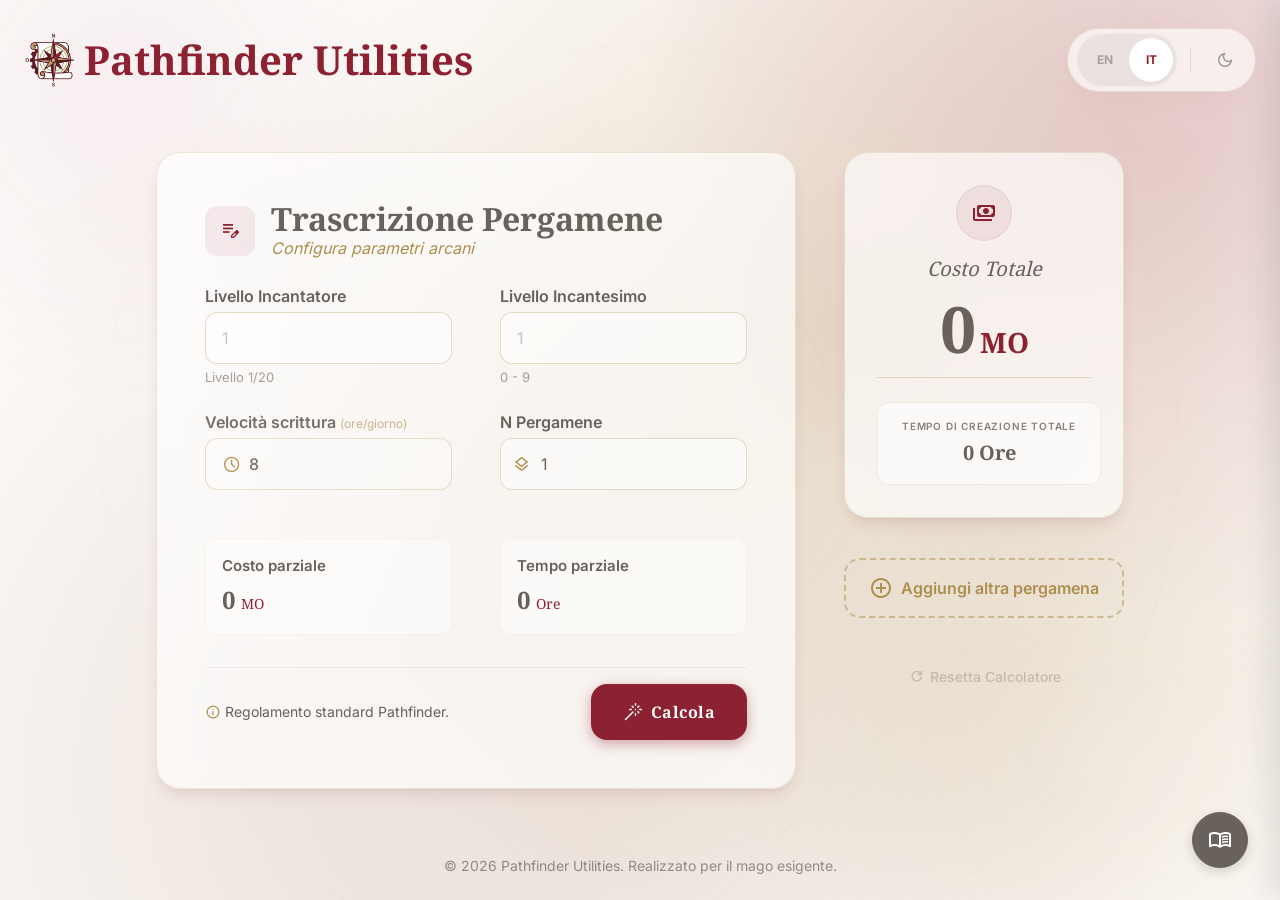
<file: index.html>
<!DOCTYPE html>
<html lang="it">

<head>
    <meta charset="UTF-8">
    <meta name="viewport" content="width=device-width, initial-scale=1.0">

    <title>Pathfinder Utilities – Calcolatore Costo Pergamene (PF1)</title>
    <meta name="description"
        content="Calcolatore gratuito per il costo e il tempo di crafting delle pergamene magiche. Pathfinder RPG Prima Edizione, regole Golarion.">


    <!-- Google Fonts: Inter (body/UI) + Noto Serif (display/headings) -->
    <link rel="stylesheet" href="css/fonts.css">

    <!-- Material Symbols (for icons) -->
    <link rel="stylesheet"
        href="https://fonts.googleapis.com/css2?family=Material+Symbols+Outlined:opsz,wght,FILL,GRAD@20..48,100..700,0..1,-50..200" />

    <!-- Icons -->
    <link rel="icon" href="img/favicon.ico">
    <link rel="apple-touch-icon" href="img/apple-touch-icon.png">

    <!-- Styles: variables → reset → layout → style -->
    <link rel="stylesheet" type="text/css" href="css/variables.css" />
    <link rel="stylesheet" type="text/css" href="css/reset.css" />
    <link rel="stylesheet" type="text/css" href="css/layout.css" />
    <link rel="stylesheet" href="css/style.css">
</head>

<body class="flex-container">

    <!-- Background elements -->
    <div class="bg-container">
        <div class="magical-circle"></div>
        <div class="blob-red"></div>
        <div class="blob-gold"></div>

        <!-- Magical particles -->
        <div class="magic-particles">
            <span class="particle" style="--x: 15%; --delay: 0s; --duration: 12s; --size: 3px;"></span>
            <span class="particle" style="--x: 35%; --delay: 2s; --duration: 15s; --size: 2px;"></span>
            <span class="particle" style="--x: 55%; --delay: 4s; --duration: 11s; --size: 4px;"></span>
            <span class="particle" style="--x: 75%; --delay: 1s; --duration: 14s; --size: 2px;"></span>
            <span class="particle" style="--x: 90%; --delay: 3s; --duration: 13s; --size: 3px;"></span>
            <span class="particle" style="--x: 25%; --delay: 5s; --duration: 16s; --size: 2px;"></span>
            <span class="particle" style="--x: 65%; --delay: 7s; --duration: 12s; --size: 3px;"></span>
            <span class="particle" style="--x: 45%; --delay: 6s; --duration: 14s; --size: 2px;"></span>
            <span class="particle" style="--x: 82%; --delay: 8s; --duration: 11s; --size: 4px;"></span>
            <span class="particle" style="--x: 10%; --delay: 9s; --duration: 15s; --size: 2px;"></span>
            <span class="particle" style="--x: 50%; --delay: 3.5s; --duration: 13s; --size: 3px;"></span>
            <span class="particle" style="--x: 70%; --delay: 6.5s; --duration: 16s; --size: 2px;"></span>
        </div>
    </div>

    <!-- FAB Button (fixed bottom-right) -->
    <button class="btn-note btn-note--dark" data-action="open-notes" aria-label="Apri Note e Regolamento">
        <span class="material-symbols-outlined">menu_book</span>
    </button>

    <!-- Note panel (slide drawer from right) -->
    <aside id="note" data-hook="notes-panel">
        <div class="note-header">
            <h3 class="note-title" data-i18n="notesTitle">NOTE E REGOLAMENTO</h3>
            <button class="note-close" data-action="close-notes" type="button" aria-label="Chiudi">
                ✕
            </button>
        </div>
        <div class="note-body">
            <p data-i18n="notesBody">La creazione di un oggetto richiede 8 ore di lavoro per 1.000 mo del prezzo base
                dell'oggetto (o frazione di esso), con un minimo di almeno 8 ore. Pozioni e pergamene sono un'eccezione
                a questa regola; possono impiegare solo 2 ore per essere creati (se il loro prezzo base è 250 mo o
                meno). Pergamene e pozioni il cui prezzo base è superiore a 250 mo, ma inferiore a 1.000 mo, richiedono
                8 ore per essere create, proprio come qualsiasi altro oggetto magico.</p>
            <a href="https://golarion.altervista.org/wiki/Creare_Oggetti_Magici" target="_blank"
                rel="noopener noreferrer" title="Golarion - Creazione Oggetti Magici"><span
                    class="material-symbols-outlined">open_in_new</span>
                <span data-i18n="notesLink">CREAZIONE OGGETTI MAGICI</span></a>
        </div>
    </aside>

    <!-- Header capsule -->
    <header>
        <div class="header-container">
            <div class="brand-capsule">
                <img src="img/pathfinder-utilities-logo.png" alt="Pathfinder Utilities Logo" class="brand-logo">
                <h1>Pathfinder Utilities</h1>
            </div>
            <div class="controls-capsule">
                <div class="lang-toggle" data-hook="lang-toggle">
                    <button data-action="set-lang" data-lang="en" aria-label="Switch to English">EN</button>
                    <button data-action="set-lang" data-lang="it" class="active"
                        aria-label="Passa all'italiano">IT</button>
                </div>
                <div class="divider"></div>
                <button class="theme-toggle" data-action="toggle-theme" aria-label="Toggle theme">
                    <span class="material-symbols-outlined">dark_mode</span>
                </button>
            </div>
        </div>
    </header>

    <!-- Main content -->
    <main>
        <div class="main-container">
            <!-- Form column -->
            <div class="form-column">
                <form id="formPergamene" class="card-glass" data-hook="scroll-form">

                    <!-- Header -->
                    <div class="header-box">
                        <div class="header-icon-box">
                            <span class="material-symbols-outlined">edit_note</span>
                        </div>
                        <div class="header-title-group">
                            <h2 data-i18n="cardTitle">Trascrizione Pergamene</h2>
                            <p data-i18n="cardSubtitle">Configura parametri arcani</p>
                        </div>
                    </div>

                    <!-- Scroll Row (Clone Target) -->
                    <div id="sezionePerg-0" class="calcoloSingolaPergamena" data-hook="scroll-row">
                        <section class="scroll-row">
                            <div class="input-grid">
                                <fieldset>
                                    <label for="caster-0" data-i18n="casterLevel">Livello Incantatore</label>
                                    <input id="caster-0" name="livelloCaster" class="livelloCaster input-glass"
                                        data-hook="caster-input" type="number" min="1" max="20" placeholder="1" />
                                    <div class="field-helper" data-i18n="casterHelper">Livello 1/20</div>
                                </fieldset>

                                <fieldset>
                                    <label for="spell-0" data-i18n="spellLevel">Livello Incantesimo</label>
                                    <input id="spell-0" name="livelloSpell" class="livelloSpell input-glass"
                                        data-hook="spell-input" type="number" min="0" max="9" placeholder="1" />
                                    <div class="field-helper" data-i18n="spellHelper">0 - 9</div>
                                </fieldset>

                                <fieldset class="field field--readonly">
                                    <div class="field-label-row">
                                        <label class="field-label" id="scribingLabel-0"
                                            data-i18n="scribingSpeed">Velocità scrittura</label>
                                        <span class="field-meta" data-i18n="scribingSpeedMeta">(ore/giorno)</span>
                                    </div>
                                    <div class="input-glass input-glass--readonly" role="textbox" aria-readonly="true"
                                        aria-labelledby="scribingLabel-0">
                                        <span class="material-symbols-outlined icon-schedule">schedule</span>
                                        <span class="readonly-value">8</span>
                                    </div>
                                </fieldset>

                                <fieldset>
                                    <label for="quantity-0" data-i18n="quantity">N Pergamene</label>
                                    <div class="input-icon-wrapper">
                                        <span class="material-symbols-outlined input-icon">layers</span>
                                        <input id="quantity-0" name="numeroPergamene"
                                            class="numeroPergamene input-glass" data-hook="quantity-input" type="number"
                                            min="1" max="30" value="1" />
                                    </div>
                                </fieldset>
                            </div>

                            <!-- Partial Outputs (Discreet) -->
                            <div class="row-partials">
                                <div class="partial-item">
                                    <span class="partial-label" data-i18n="partialCost">Costo parziale</span>
                                    <span class="costoPergamena partial-value" data-hook="partial-cost">0<span
                                            class="partial-unit" data-i18n="unitCost">MO</span></span>
                                </div>
                                <div class="partial-item">
                                    <span class="partial-label" data-i18n="partialTime">Tempo parziale</span>
                                    <span class="tempoNecessario partial-value" data-hook="partial-time">0<span
                                            class="partial-unit" data-i18n="unitTime">Ore</span></span>
                                </div>
                            </div>
                            <!-- Hidden intermediate value for JS calculations -->
                            <div class="tempoNecessario2 hidden" data-hook="partial-time-effective"></div>

                            <!-- Hidden original buttons (kept for JS hooks) -->
                            <div class="hidden-controls">
                                <button type="button" class="btn-copy hidden-proxy"
                                    data-action="clone-row">ADD_PROXY</button>
                                <button type="button" class="btn-delete hidden-proxy"
                                    data-action="delete-row">DEL_PROXY</button>
                            </div>
                        </section>
                    </div>

                    <!-- Card Footer Row -->
                    <div class="calculate-row">
                        <div class="card-footer-left">
                            <div class="card-footer-info">
                                <span class="material-symbols-outlined icon-sm icon-gold">info</span>
                                <span data-i18n="footerInfo">Regolamento standard Pathfinder.</span>
                            </div>
                            <button type="button" class="btn-delete btn-remove-link" data-action="remove-last-row"
                                title="Rimuovi pergamena" aria-label="Rimuovi ultima pergamena">
                                <span class="material-symbols-outlined icon-lg">remove_circle</span>
                                <span data-i18n="removeScroll">Rimuovi pergamena</span>
                            </button>
                        </div>
                        <button type="button" class="btn-primary btn-calculate" data-action="calculate"
                            id="calcolaCosto" title="Calcola costo" aria-label="Calcola costo pergamene">
                            <span class="icon">
                                <svg viewBox="0 0 24 24" xmlns="http://www.w3.org/2000/svg">
                                    <path d="M15 4V2" />
                                    <path d="M15 16v-2" />
                                    <path d="M8 9h2" />
                                    <path d="M20 9h2" />
                                    <path d="M17.8 11.8 19 13" />
                                    <path d="M15 9h0" />
                                    <path d="M17.8 6.2 19 5" />
                                    <path d="m3 21 9-9" />
                                    <path d="M12.2 6.2 11 5" />
                                </svg>
                            </span>
                            <span data-i18n="calculate">Calcola</span>
                        </button>
                    </div>

                    <!-- Mobile Totals Fallback (Hidden on Desktop via CSS) -->
                    <div class="totali">
                        <div><label data-i18n="totalCostTitle">Costo Totale</label>
                            <div class="output-value" data-hook="total-cost-mobile"></div>
                        </div>
                        <div><label data-i18n="totalTimeLabel">Ore Totali</label>
                            <div class="output-value" data-hook="total-time-mobile"></div>
                        </div>
                    </div>
                </form>
            </div>

            <!-- RIGHT COLUMN: Summary -->
            <div class="summary-column">
                <div class="summary-card">
                    <div class="summary-badge">
                        <span class="material-symbols-outlined">payments</span>
                    </div>

                    <h3 class="summary-card-title" data-i18n="totalCostTitle">Costo Totale</h3>

                    <div class="summary-value-large">
                        <span id="costoPergamenaTot" data-hook="total-cost">0</span><span class="currency"
                            data-i18n="currency">MO</span>
                    </div>

                    <hr class="summary-divider">

                    <div class="summary-mini-cards summary-mini-cards--single">
                        <!-- Single column mini-card as per logic (No Base Price) -->
                        <div class="summary-mini-card">
                            <div class="summary-mini-card-label" data-i18n="totalTimeLabel">TEMPO DI CREAZIONE TOTALE
                            </div>
                            <div id="tempoNecessarioTot" class="summary-mini-card-value" data-hook="total-time">0 Ore
                            </div>
                        </div>
                    </div>
                </div>

                <!-- Add Another Scroll Button (Proxy) -->
                <button id="uiAddScroll" class="ui-add-scroll-btn" data-action="add-row"
                    aria-label="Aggiungi altra pergamena">
                    <span class="material-symbols-outlined">add_circle</span>
                    <span data-i18n="addScroll">Aggiungi altra pergamena</span>
                </button>

                <!-- Reset Button (moved here for cleanup) -->
                <button class="btn-reset-link" id="resetTotale" data-action="reset" title="Reset Calculator"
                    aria-label="Resetta calcolatore">
                    <span class="material-symbols-outlined icon-md">refresh</span>
                    <span data-i18n="reset">Resetta Calcolatore</span>
                </button>
            </div>

        </div>
    </main>

    <!-- Footer -->
    <footer>

        <p data-i18n="copyright">© 2026 Pathfinder Utilities. Realizzato per il mago esigente.</p>
    </footer>

    <!-- Alert modals (REQUIRED by JS) -->
    <aside id="alertVari" class="hidden alert-modal" data-hook="alert-modal">
        <div class="testoAlert invalidInput hidden alert-content">
            <span class="material-symbols-outlined alert-icon">visibility</span>
            <h3 data-i18n="alertTitle">TI HO VISTO</h3>
            <p data-i18n="alertInvalid">Input non validi</p>
            <button class="btn-retry retryReset btn-icon alert-button" data-action="dismiss-alert"
                aria-label="Chiudi avviso"><span class="material-symbols-outlined">refresh</span></button>
        </div>

        <div class="testoAlert lvlSpellAlto hidden alert-content">
            <span class="material-symbols-outlined alert-icon">visibility</span>
            <h3 data-i18n="alertTitle">TI HO VISTO</h3>
            <p data-i18n="alertTooHigh">Non esagerare con i livelli e le pergamene!</p>
            <button class="btn-retry btn-icon alert-button" data-action="dismiss-alert" aria-label="Chiudi avviso"><span
                    class="material-symbols-outlined">refresh</span></button>
        </div>
    </aside>

    <!-- Easter egg audio (REQUIRED by JS) -->
    <audio id="sette" src="audio/sette.mp3" type="audio/mpeg" data-hook="easter-egg-audio"></audio>

    <!-- Scripts (ES modules) -->
    <script type="module" src="js/app.js"></script>



</body>

</html>
</file>
<file: css/fonts.css>
/* ============================================
   LOCAL FONTS — Inter + Noto Serif (woff2)
   Replaces Google Fonts CDN dependency.
   ============================================ */

/* --- Inter (Latin) --- */

@font-face {
  font-family: 'Inter';
  font-style: normal;
  font-weight: 400;
  font-display: swap;
  src: url('../fonts/inter-400.woff2') format('woff2');
  unicode-range: U+0000-00FF, U+0131, U+0152-0153, U+02BB-02BC, U+02C6,
    U+02DA, U+02DC, U+0304, U+0308, U+0329, U+2000-206F, U+20AC, U+2122,
    U+2191, U+2193, U+2212, U+2215, U+FEFF, U+FFFD;
}

@font-face {
  font-family: 'Inter';
  font-style: normal;
  font-weight: 500;
  font-display: swap;
  src: url('../fonts/inter-500.woff2') format('woff2');
  unicode-range: U+0000-00FF, U+0131, U+0152-0153, U+02BB-02BC, U+02C6,
    U+02DA, U+02DC, U+0304, U+0308, U+0329, U+2000-206F, U+20AC, U+2122,
    U+2191, U+2193, U+2212, U+2215, U+FEFF, U+FFFD;
}

@font-face {
  font-family: 'Inter';
  font-style: normal;
  font-weight: 600;
  font-display: swap;
  src: url('../fonts/inter-600.woff2') format('woff2');
  unicode-range: U+0000-00FF, U+0131, U+0152-0153, U+02BB-02BC, U+02C6,
    U+02DA, U+02DC, U+0304, U+0308, U+0329, U+2000-206F, U+20AC, U+2122,
    U+2191, U+2193, U+2212, U+2215, U+FEFF, U+FFFD;
}

@font-face {
  font-family: 'Inter';
  font-style: normal;
  font-weight: 700;
  font-display: swap;
  src: url('../fonts/inter-700.woff2') format('woff2');
  unicode-range: U+0000-00FF, U+0131, U+0152-0153, U+02BB-02BC, U+02C6,
    U+02DA, U+02DC, U+0304, U+0308, U+0329, U+2000-206F, U+20AC, U+2122,
    U+2191, U+2193, U+2212, U+2215, U+FEFF, U+FFFD;
}

/* --- Noto Serif (Latin) --- */

@font-face {
  font-family: 'Noto Serif';
  font-style: normal;
  font-weight: 400;
  font-display: swap;
  src: url('../fonts/noto-serif-400.woff2') format('woff2');
  unicode-range: U+0000-00FF, U+0131, U+0152-0153, U+02BB-02BC, U+02C6,
    U+02DA, U+02DC, U+0304, U+0308, U+0329, U+2000-206F, U+20AC, U+2122,
    U+2191, U+2193, U+2212, U+2215, U+FEFF, U+FFFD;
}

@font-face {
  font-family: 'Noto Serif';
  font-style: normal;
  font-weight: 700;
  font-display: swap;
  src: url('../fonts/noto-serif-700.woff2') format('woff2');
  unicode-range: U+0000-00FF, U+0131, U+0152-0153, U+02BB-02BC, U+02C6,
    U+02DA, U+02DC, U+0304, U+0308, U+0329, U+2000-206F, U+20AC, U+2122,
    U+2191, U+2193, U+2212, U+2215, U+FEFF, U+FFFD;
}
</file>
<file: css/variables.css>
/* ============================================
   PATHFINDER UTILITIES — CSS VARIABLES
   Design Tokens per tema "Arcane Glass"
   ============================================ */

:root {
  /* ==========================================
     PALETTE COLORI (vincolanti)
     ========================================== */

  /* Colori primari Pathfinder */
  --color-primary: #8C2131;
  /* Pathfinder Red */
  --color-primary-hover: #7a1c2a;
  /* Red hover (più scuro) */
  --color-secondary: #AD8F4F;
  /* Pathfinder Gold */

  /* Colori testo e background */
  --color-text: #68615C;
  /* Charcoal */
  --color-bg: #FDFBFA;
  /* Ivory */

  /* Neutri supporto (gradients soft) */
  --color-neutral-1: #f8f4f0;
  --color-neutral-2: #f4ebe6;

  /* Colori semantici */
  --color-error: #dc2626;
  --color-success: #16a34a;
  --color-white: #ffffff;

  /* Colori UI supporto */
  --color-primary-light: rgba(140, 33, 49, 0.08);
  /* Light tint per backgrounds */


  /* ==========================================
     TIPOGRAFIA
     ========================================== */

  /* Font families */
  --font-display: 'Noto Serif', Georgia, serif;
  --font-body: 'Inter', system-ui, -apple-system, 'Segoe UI', sans-serif;

  /* Font sizes (scala indicativa) */
  --font-size-page-title: 1.25rem;
  /* 20px - page title/brand */
  --font-size-card-title: 1.875rem;
  /* 30px - card title */
  --font-size-label: 1rem;
  /* 16px - label input */
  --font-size-body: 1rem;
  /* 16px - body text */
  --font-size-helper: 0.8125rem;
  /* 13px - helper text */
  --font-size-meta: 0.875rem;
  /* 14px - meta/footer */
  --font-size-small: 0.75rem;
  /* 12px - minimo */

  /* Font weights */
  --font-weight-regular: 400;
  --font-weight-medium: 500;
  --font-weight-semibold: 600;
  --font-weight-bold: 700;

  /* Line heights */
  --line-height-tight: 1.2;
  --line-height-normal: 1.5;
  --line-height-relaxed: 1.75;


  /* ==========================================
     SPACING (sistema 4px base)
     ========================================== */

  --space-xs: 0.25rem;
  /* 4px */
  --space-sm: 0.5rem;
  /* 8px */
  --space-md: 1rem;
  /* 16px */
  --space-lg: 1.5rem;
  /* 24px */
  --space-xl: 2rem;
  /* 32px */
  --space-2xl: 3rem;
  /* 48px */
  --space-3xl: 4rem;
  /* 64px */


  /* ==========================================
     BORDER RADIUS
     ========================================== */

  --radius-sm: 0.5rem;
  /* 8px */
  --radius-md: 0.75rem;
  /* 12px */
  --radius-lg: 1rem;
  /* 16px */
  --radius-xl: 1.5rem;
  /* 24px */
  --radius-full: 9999px;
  /* circular */


  /* ==========================================
     SHADOWS (soft con tinta rossa)
     ========================================== */

  --shadow-sm: 0 1px 2px 0 rgba(140, 33, 49, 0.05);
  --shadow-md: 0 4px 6px -1px rgba(140, 33, 49, 0.1),
    0 2px 4px -1px rgba(140, 33, 49, 0.06);
  --shadow-lg: 0 10px 15px -3px rgba(140, 33, 49, 0.1),
    0 4px 6px -2px rgba(140, 33, 49, 0.05);
  --shadow-xl: 0 20px 25px -5px rgba(140, 33, 49, 0.1),
    0 10px 10px -5px rgba(140, 33, 49, 0.04);

  /* Glow per bottoni */
  --shadow-btn-glow: 0 4px 14px 0 rgba(140, 33, 49, 0.39);


  /* ==========================================
     GLASS PANEL (componente base)
     ========================================== */

  --glass-bg: rgba(255, 255, 255, 0.65);
  --glass-border: rgba(173, 143, 79, 0.2);
  --glass-blur: 12px;
  --glass-radius: var(--radius-xl);


  /* ==========================================
     INPUT (input-glass)
     ========================================== */

  --input-bg: rgba(255, 255, 255, 0.5);
  --input-bg-focus: rgba(255, 255, 255, 0.95);
  --input-border: rgba(173, 143, 79, 0.3);
  --input-border-focus: var(--color-secondary);
  --input-height: 3.25rem;
  /* 52px */
  --input-padding-x: var(--space-md);
  --input-padding-y: var(--space-sm);
  --input-radius: var(--radius-md);

  /* Focus ring */
  --input-ring-color: rgba(173, 143, 79, 0.3);
  --input-ring-width: 3px;


  /* ==========================================
     BUTTONS
     ========================================== */

  /* Primary button (CTA) */
  --btn-primary-bg: var(--color-primary);
  --btn-primary-bg-hover: var(--color-primary-hover);
  --btn-primary-text: var(--color-white);
  --btn-primary-radius: var(--radius-lg);
  --btn-primary-shadow: var(--shadow-btn-glow);

  /* Secondary button (Add Another Scroll) */
  --btn-secondary-bg: transparent;
  --btn-secondary-border: dashed 2px rgba(173, 143, 79, 0.5);
  --btn-secondary-text: var(--color-secondary);


  /* ==========================================
     TRANSITIONS & ANIMATIONS
     ========================================== */

  --transition-fast: 150ms ease-in-out;
  --transition-base: 200ms ease-in-out;
  --transition-slow: 300ms ease-in-out;

  /* Micro-interazioni bottoni */
  --btn-scale-hover: 1.02;
  --btn-scale-active: 0.98;


  /* ==========================================
     Z-INDEX (layering system)
     ========================================== */

  --z-base: 1;
  --z-dropdown: 10;
  --z-sticky: 20;
  --z-overlay: 30;
  --z-panel: 32;
  /* Slide panel (drawer) */
  --z-fab: 35;
  /* FAB button */
  --z-modal: 40;
  --z-toast: 50;


  /* ==========================================
     BACKDROP (per overlay/modal)
     ========================================== */

  --backdrop-bg: rgba(45, 41, 38, 0.7);
  --backdrop-blur: 4px;


  /* ==========================================
     SLIDE PANEL (Note e Regolamento)
     ========================================== */

  --panel-width-desktop: 450px;
  --panel-width-mobile: 100%;


  /* ==========================================
     BREAKPOINTS (per media queries)
     ========================================== */

  --breakpoint-sm: 640px;
  --breakpoint-md: 768px;
  --breakpoint-lg: 1024px;
  --breakpoint-xl: 1280px;
}

/* ==========================================
   DARK THEME OVERRIDES
   ========================================== */

.dark-theme {
  /* Palette invertita */
  --color-text: #F0EBE6;
  /* Ivory chiaro per testo */
  --color-bg: #1A1714;
  /* Charcoal scurissimo caldo */

  /* Neutri scuri (per gradients) */
  --color-neutral-1: #221F1B;
  --color-neutral-2: #2A2622;

  /* Bianchi → scuri */
  --color-white: #2D2926;

  /* Primary light (per badge/icon-box) */
  --color-primary-light: rgba(140, 33, 49, 0.2);

  /* Glass panel scuro */
  --glass-bg: rgba(30, 27, 24, 0.75);
  --glass-border: rgba(173, 143, 79, 0.25);

  /* Input scuri */
  --input-bg: rgba(255, 255, 255, 0.08);
  --input-bg-focus: rgba(255, 255, 255, 0.15);
  --input-border: rgba(173, 143, 79, 0.25);

  /* Shadows più scure con tinta gold */
  --shadow-sm: 0 1px 2px 0 rgba(0, 0, 0, 0.3);
  --shadow-md: 0 4px 6px -1px rgba(0, 0, 0, 0.4),
    0 2px 4px -1px rgba(0, 0, 0, 0.3);
  --shadow-lg: 0 10px 15px -3px rgba(0, 0, 0, 0.4),
    0 4px 6px -2px rgba(0, 0, 0, 0.3);
  --shadow-xl: 0 20px 25px -5px rgba(0, 0, 0, 0.5),
    0 10px 10px -5px rgba(0, 0, 0, 0.3);
  --shadow-btn-glow: 0 4px 14px 0 rgba(140, 33, 49, 0.5);

  /* Backdrop */
  --backdrop-bg: rgba(0, 0, 0, 0.85);
}
</file>
<file: css/layout.css>
/* ============================================
   PATHFINDER UTILITIES — LAYOUT SHELL
   Header capsule + Main responsive + Background
   ============================================ */

/* ==========================================
   BACKGROUND (vincolante)
   ========================================== */

body {
    position: relative;
    min-height: 100vh;
    /* fallback browser datati */
    min-height: 100dvh;
    /* fix address bar jump mobile */
    overflow-x: hidden;
}

/* Background container */
body::before {
    content: '';
    position: fixed;
    inset: 0;
    z-index: -1;
    pointer-events: none;

    /* Gradient soft (Ivory → warm neutrals) */
    background: linear-gradient(135deg,
            var(--color-bg) 0%,
            var(--color-neutral-1) 50%,
            var(--color-neutral-2) 100%);
}


/* Magical circle overlay (rotazione lentissima) */
.magical-circle {
    position: fixed;
    top: 50%;
    left: 50%;
    transform: translate(-50%, -50%);
    width: 120vh;
    height: 120vh;
    z-index: -1;
    pointer-events: none;
    opacity: 0.2;
    background-image: url('data:image/svg+xml,%3Csvg width="800" height="800" viewBox="0 0 800 800" fill="none" xmlns="http://www.w3.org/2000/svg"%3E%3Ccircle cx="400" cy="400" r="399" stroke="%23AD8F4F" stroke-width="1" stroke-opacity="0.15"/%3E%3Cpath d="M400 10L790 400L400 790L10 400L400 10Z" stroke="%23AD8F4F" stroke-width="1" stroke-opacity="0.15"/%3E%3Ccircle cx="400" cy="400" r="300" stroke="%23AD8F4F" stroke-width="1" stroke-opacity="0.15"/%3E%3Cpath d="M400 100L660 550H140L400 100Z" stroke="%23AD8F4F" stroke-width="1" stroke-opacity="0.15"/%3E%3Ccircle cx="400" cy="400" r="150" stroke="%23AD8F4F" stroke-width="1" stroke-opacity="0.15"/%3E%3C/svg%3E');
    background-repeat: no-repeat;
    background-position: center;
    background-size: contain;
    animation: rotate-slow 120s linear infinite;
}

@keyframes rotate-slow {
    from {
        transform: translate(-50%, -50%) rotate(0deg);
    }

    to {
        transform: translate(-50%, -50%) rotate(360deg);
    }
}

/* Blob blur accenti (rosso e oro agli angoli) */
.blob-red {
    position: fixed;
    top: -10%;
    left: -5%;
    width: 24rem;
    height: 24rem;
    background: var(--color-primary);
    opacity: 0.05;
    border-radius: 50%;
    filter: blur(80px);
    z-index: -1;
    pointer-events: none;
}

.blob-gold {
    position: fixed;
    bottom: -10%;
    right: -5%;
    width: 30rem;
    height: 30rem;
    background: var(--color-secondary);
    opacity: 0.1;
    border-radius: 50%;
    filter: blur(80px);
    z-index: -1;
    pointer-events: none;
}


/* ==========================================
   HEADER CAPSULE (navbar)
   ========================================== */

header {
    width: 100%;
    padding: var(--space-lg) var(--space-lg);
    position: relative;
    z-index: var(--z-sticky);
}

.header-container {
    max-width: 1280px;
    margin: 0 auto;
    display: flex;
    align-items: center;
    justify-content: space-between;
    gap: var(--space-md);
}

/* Brand capsule (sinistra) */
.brand-capsule {
    background: transparent;
    backdrop-filter: none;
    -webkit-backdrop-filter: none;
    border: none;
    border-radius: 0;
    padding: var(--space-sm) 0;
    display: flex;
    align-items: center;
    gap: var(--space-sm);
    box-shadow: none;
}

.brand-capsule h1 {
    font-family: var(--font-display);
    font-size: 2.5rem;
    font-weight: var(--font-weight-bold);
    color: var(--color-primary);
    letter-spacing: normal;
    line-height: 1.1;
    margin: 0;
}

/* Controls capsule (destra: lingua + tema) */
.controls-capsule {
    background: var(--glass-bg);
    backdrop-filter: blur(var(--glass-blur));
    -webkit-backdrop-filter: blur(var(--glass-blur));
    border: 1px solid var(--glass-border);
    border-radius: var(--radius-full);
    padding: var(--space-xs) var(--space-sm);
    display: flex;
    align-items: center;
    gap: var(--space-xs);
    box-shadow: 0 10px 40px -10px rgba(140, 33, 49, 0.05);
}

.lang-toggle {
    display: flex;
    align-items: center;
    background: rgba(0, 0, 0, 0.05);
    border-radius: var(--radius-full);
    padding: var(--space-xs);
    border: 1px solid rgba(255, 255, 255, 0.4);
}

.lang-toggle button {
    padding: var(--space-sm) var(--space-md);
    min-height: 44px;
    min-width: 44px;
    display: flex;
    align-items: center;
    justify-content: center;
    border-radius: var(--radius-full);
    font-size: 0.75rem;
    font-weight: var(--font-weight-bold);
    transition: all var(--transition-base);
    background: transparent;
    color: var(--color-text);
    opacity: 0.5;
}

.lang-toggle button.active {
    background: var(--color-white);
    box-shadow: var(--shadow-sm);
    color: var(--color-primary);
    opacity: 1;
}

.lang-toggle button:hover {
    background: var(--color-secondary);
    color: white;
}

/* Divider (vertical line separator) */
.divider {
    width: 1px;
    height: 24px;
    background: rgba(0, 0, 0, 0.1);
    margin: 0 var(--space-sm);
}

/* Theme toggle button */
.theme-toggle {
    background: transparent;
    border: none;
    padding: var(--space-xs);
    cursor: pointer;
    display: flex;
    align-items: center;
    justify-content: center;
    color: var(--color-text);
    transition: all var(--transition-base);
    border-radius: var(--radius-sm);
    width: 2.75rem;
    /* 44px — touch target minimo */
    height: 2.75rem;
    /* 44px — touch target minimo */
    opacity: 0.6;
}

.theme-toggle:hover {
    background: rgba(0, 0, 0, 0.05);
    transform: scale(1.05);
    opacity: 1;
}

.theme-toggle .material-symbols-outlined {
    font-size: 20px;
}


/* ==========================================
   MAIN LAYOUT (responsive)
   ========================================== */

main {
    flex-grow: 1;
    display: flex;
    align-items: flex-start;
    justify-content: center;
    padding: var(--space-xl) var(--space-lg);
    position: relative;
    z-index: var(--z-base);
}

.main-container {
    width: 100%;
    max-width: 1200px;
    display: flex;
    flex-direction: column;
    gap: var(--space-xl);
    align-items: flex-start;
    justify-content: center;
}

/* Desktop: 2 colonne (form sinistra + summary destra) */
@media (min-width: 1024px) {
    .main-container {
        flex-direction: row;
        max-width: 1080px;
        gap: var(--space-2xl);
        align-items: flex-start;
    }

    .form-column {
        flex: 1.4;
        max-width: 640px;
    }

    .summary-column {
        flex: 0.8;
        max-width: 280px;
        position: sticky;
        top: var(--space-xl);
    }
}

/* Mobile: stacked */
@media (max-width: 1023px) {

    .form-column,
    .summary-column {
        width: 100%;
    }
}


/* ==========================================
   FOOTER
   ========================================== */

footer {
    padding: var(--space-lg);
    padding-bottom: calc(var(--space-lg) + env(safe-area-inset-bottom, 0px));
    text-align: center;
    font-size: var(--font-size-meta);
    color: rgba(0, 0, 0, 0.4);
    position: relative;
    z-index: var(--z-base);
}

footer a {
    color: inherit;
    transition: color var(--transition-base);
}

footer a:hover {
    color: var(--color-primary);
}


/* ==========================================
   RESPONSIVE ADJUSTMENTS
   ========================================== */

/* Tablet */
@media (max-width: 768px) {
    header {
        padding: var(--space-md);
    }

    .brand-capsule h1 {
        font-size: 2rem;
    }

    main {
        padding: var(--space-md);
    }
}

/* Mobile */
@media (max-width: 640px) {
    header {
        padding: var(--space-sm) var(--space-md);
    }

    .header-container {
        flex-wrap: wrap;
    }

    .brand-capsule {
        padding: var(--space-xs) var(--space-md);
    }

    .brand-capsule h1 {
        font-size: 1.3rem;
        max-width: 5.5em;
    }

    main {
        padding: var(--space-sm);
    }

    .blob-red,
    .blob-gold {
        display: none;
        /* Rimuovi blob su mobile per performance */
    }
}


/* ==========================================
   UTILITY CLASSES
   ========================================== */

/* Contenitore per background elements */
.bg-container {
    position: fixed;
    inset: 0;
    z-index: -1;
    pointer-events: none;
    overflow: hidden;
}

/* Flex container per layout */
.flex-container {
    display: flex;
    flex-direction: column;
    min-height: 100vh;
    /* fallback browser datati */
    min-height: 100dvh;
    /* fix address bar jump mobile */
}

/* ==========================================
   DARK THEME — Layout Overrides
   ========================================== */

/* Background gradient dark */
.dark-theme::before {
    background-color: hsla(30, 20%, 8%, 1);
    background-image:
        radial-gradient(circle at 91% 11%, hsla(350, 63%, 25%, 0.2) 4%, transparent 37%),
        radial-gradient(circle at 66% 37%, hsla(39, 41%, 35%, 0.18) 0%, transparent 63%),
        radial-gradient(circle at 36% 87%, hsla(0, 0%, 0%, 0.8) 12%, transparent 63%);
    background-blend-mode: normal, normal, normal;
}

/* Magical circle — più visibile su sfondo scuro */
.dark-theme .magical-circle {
    opacity: 0.12;
}

/* Blobs — più visibili */
.dark-theme .blob-red {
    opacity: 0.08;
}

.dark-theme .blob-gold {
    opacity: 0.12;
}

/* Constellation dots su dark */
.dark-theme::after {
    opacity: 0.2;
}

/* Lang toggle */
.dark-theme .lang-toggle {
    background: rgba(255, 255, 255, 0.06);
    border-color: rgba(255, 255, 255, 0.1);
}

.dark-theme .lang-toggle button {
    color: var(--color-text);
}

.dark-theme .lang-toggle button.active {
    background: rgba(255, 255, 255, 0.15);
    color: var(--color-secondary);
}

/* Divider */
.dark-theme .divider {
    background: rgba(255, 255, 255, 0.1);
}

/* Theme toggle */
.dark-theme .theme-toggle {
    color: var(--color-text);
}

.dark-theme .theme-toggle:hover {
    background: rgba(255, 255, 255, 0.08);
}

/* Footer */
.dark-theme footer {
    color: rgba(255, 255, 255, 0.35);
}
</file>
<file: css/style.css>
/* ============================================
   PATHFINDER UTILITIES — STYLE (CLEAN)
   Utility classes + component base styles
   ============================================ */

/* ==========================================
   UTILITY CLASSES (richieste da JS)
   ========================================== */

/* Hidden: nasconde elemento */
.hidden {
    display: none !important;
}

/* Error box: bordo rosso per validazione */
.errorBox {
    box-shadow: 0px 0px 2px 1px #F00 !important;
    border-color: #F00 !important;
}

/* No scroll: previene scroll su html */
html.noScroll {
    overflow: hidden !important;
}

/* Oscurato: backdrop overlay quando note panel è aperto */
body.oscurato::after {
    content: '';
    position: fixed;
    top: 0;
    left: 0;
    width: 100%;
    height: 100%;
    background-color: rgba(0, 0, 0, 0.7);
    z-index: var(--z-backdrop, 30);
    pointer-events: auto;
    transition: opacity var(--transition-base);
}

body::before {
    content: '';
    position: fixed;
    inset: 0;
    z-index: -1;
    pointer-events: none;

    background-color: hsla(30, 50%, 99%, 1);
    background-image:
        radial-gradient(circle at 91% 11%, hsla(350, 63%, 37%, 0.18) 4%, transparent 37%),
        radial-gradient(circle at 66% 37%, hsla(39, 41%, 49%, 0.25) 0%, transparent 63%),
        radial-gradient(circle at 36% 87%, hsla(25, 30%, 90%, 1) 12%, transparent 63%);
    background-blend-mode: normal, normal, normal;
}


/* ==========================================
   COMPONENT BASE STYLES
   ========================================== */

/* Glass panel (card principale) */
.glass-panel {
    background: var(--glass-bg);
    backdrop-filter: blur(var(--glass-blur));
    -webkit-backdrop-filter: blur(var(--glass-blur));
    border: 1px solid var(--glass-border);
    border-radius: var(--glass-radius);
    box-shadow: var(--shadow-lg);
    position: relative;
}

/* Card glass (form card) */
.card-glass {
    background: var(--glass-bg);
    backdrop-filter: blur(var(--glass-blur));
    -webkit-backdrop-filter: blur(var(--glass-blur));
    border: 1px solid var(--glass-border);
    border-radius: var(--radius-xl);
    padding: var(--space-2xl);
    box-shadow: var(--shadow-lg);
    position: relative;
    animation: arcane-pulse 4s ease-in-out infinite;
}

@keyframes arcane-pulse {

    0%,
    100% {
        box-shadow:
            var(--shadow-lg),
            0 0 0 0 rgba(173, 143, 79, 0);
        border-color: var(--glass-border);
    }

    50% {
        box-shadow:
            var(--shadow-lg),
            0 0 30px 2px rgba(173, 143, 79, 0.15),
            0 0 60px 4px rgba(173, 143, 79, 0.08),
            inset 0 0 20px 0 rgba(173, 143, 79, 0.04);
        border-color: rgba(173, 143, 79, 0.4);
    }
}

@media (prefers-reduced-motion: reduce) {
    .card-glass {
        animation: none;
    }
}

/* Input glass */
.input-glass {
    width: 100%;
    height: var(--input-height);
    background: var(--input-bg);
    border: 1px solid var(--input-border);
    border-radius: var(--input-radius);
    padding: var(--input-padding-y) var(--input-padding-x);
    color: var(--color-text);
    font-family: var(--font-body);
    font-size: var(--font-size-body);
    transition: all var(--transition-base);
}

.input-glass:focus {
    background: var(--input-bg-focus);
    border-color: var(--input-border-focus);
    box-shadow: 0 0 0 var(--input-ring-width) var(--input-ring-color);
    outline: none;
}

.input-glass::placeholder {
    opacity: 0.4;
}

/* Button primary */
.btn-primary {
    background: var(--btn-primary-bg);
    color: var(--btn-primary-text);
    border: none;
    border-radius: var(--btn-primary-radius);
    padding: var(--space-sm) var(--space-lg);
    font-family: var(--font-display);
    font-weight: var(--font-weight-bold);
    font-size: var(--font-size-body);
    cursor: pointer;
    transition: all var(--transition-base);
    box-shadow: var(--btn-primary-shadow);
}

.btn-primary:hover {
    background: var(--btn-primary-bg-hover);
    transform: scale(var(--btn-scale-hover));
}

.btn-primary:active {
    transform: scale(var(--btn-scale-active));
}

/* Button icon (circular) */
.btn-icon {
    width: 2.5rem;
    height: 2.5rem;
    border-radius: var(--radius-full);
    display: flex;
    align-items: center;
    justify-content: center;
    background: var(--color-white);
    color: var(--color-text);
    border: none;
    cursor: pointer;
    transition: all var(--transition-base);
    box-shadow: var(--shadow-sm);
}

.btn-icon:hover {
    transform: scale(1.1);
    box-shadow: var(--shadow-md);
}

.btn-icon:active {
    transform: scale(0.95);
}


/* ==========================================
   CALCULATOR SPECIFIC STYLES
   ========================================== */

/* Calculation row container */
/* Calculation row container */
.calcoloSingolaPergamena {
    position: relative;
    padding: 0;
    margin-bottom: 0;
}

/* Divisore arcano tra righe di pergamene (appare solo dalla seconda in poi) */
.calcoloSingolaPergamena+.calcoloSingolaPergamena {
    margin-top: var(--space-xl);
    padding-top: var(--space-xl);
}

.calcoloSingolaPergamena+.calcoloSingolaPergamena::before {
    content: '✦';
    position: absolute;
    top: 0;
    left: 0;
    right: 0;
    transform: translateY(-50%);
    font-size: 0.75rem;
    color: var(--color-secondary);
    opacity: 0.5;
    display: block;
    text-align: center;
    z-index: 1;
}

/* Linea orizzontale dietro il simbolo */
.calcoloSingolaPergamena+.calcoloSingolaPergamena::after {
    content: '';
    position: absolute;
    top: 0;
    left: 10%;
    right: 10%;
    width: auto;
    height: 1px;
    background: linear-gradient(90deg,
            transparent 0%,
            rgba(173, 143, 79, 0.3) 30%,
            rgba(173, 143, 79, 0.5) 50%,
            rgba(173, 143, 79, 0.3) 70%,
            transparent 100%);
}

/* Form layout */
.form-grid {
    display: grid;
    grid-template-columns: repeat(auto-fit, minmax(150px, 1fr));
    gap: var(--space-lg);
    margin-bottom: var(--space-lg);
}

/* Output display */
.output-value {
    background: rgba(0, 0, 0, 0.1);
    padding: var(--space-sm) var(--space-md);
    border-radius: var(--radius-sm);
    font-family: var(--font-display);
    font-weight: var(--font-weight-bold);
    font-size: var(--font-size-label);
    text-align: center;
    min-height: 2.5rem;
    display: flex;
    align-items: center;
    justify-content: center;
    cursor: not-allowed;
}

/* Totals section */
.totali {
    display: flex;
    flex-wrap: wrap;
    align-items: center;
    justify-content: center;
    gap: var(--space-lg);
    margin-top: var(--space-2xl);
    padding: var(--space-xl);
    background: var(--glass-bg);
    border-radius: var(--radius-lg);
    box-shadow: var(--shadow-md);
}

.totali>div {
    text-align: center;
}

.totali label {
    display: block;
    font-size: var(--font-size-meta);
    font-weight: var(--font-weight-bold);
    text-transform: uppercase;
    letter-spacing: 0.05em;
    margin-bottom: var(--space-xs);
    color: var(--color-text);
    opacity: 0.7;
}

.totali .output-value {
    min-width: 150px;
    background: var(--color-white);
    box-shadow: var(--shadow-sm);
    font-size: var(--font-size-card-title);
}


/* ==========================================
   RESPONSIVE
   ========================================== */

@media (max-width: 768px) {
    .calcoloSingolaPergamena {
        padding: var(--space-md);
    }

    .form-grid {
        grid-template-columns: 1fr;
        gap: var(--space-md);
    }

    .totali {
        padding: var(--space-lg);
    }
}

@media (max-width: 640px) {
    .calcoloSingolaPergamena {
        padding: var(--space-sm);
    }

    .totali {
        padding: var(--space-md);
    }
}

/* ==========================================
   NOTES DRAWER (FAB + PANEL)
   ========================================== */

/* FAB Button (fixed bottom-right) */
.btn-note {
    position: fixed;
    bottom: var(--space-xl);
    right: var(--space-xl);
    width: 56px;
    height: 56px;
    border-radius: var(--radius-full);
    background: var(--color-primary);
    color: var(--color-white);
    border: none;
    cursor: pointer;
    display: flex;
    align-items: center;
    justify-content: center;
    font-size: 1.25rem;
    box-shadow: var(--shadow-btn-glow);
    transition: all var(--transition-base);
    z-index: var(--z-fab);
}

.btn-note:hover {
    background: var(--color-primary-hover);
    transform: scale(1.1);
    box-shadow: 0 6px 20px 0 rgba(140, 33, 49, 0.5);
}

.btn-note:active {
    transform: scale(0.95);
}

.btn-note:focus {
    outline: 2px solid var(--color-secondary);
    outline-offset: 2px;
}

/* Slide Panel (drawer from right) */
#note {
    position: fixed;
    top: 0;
    right: 0;
    height: 100vh;
    /* fallback browser datati */
    height: 100dvh;
    /* fix address bar jump mobile */
    width: min(var(--panel-width-desktop), 92vw);
    z-index: var(--z-panel);

    /* Glass effect */
    background: var(--glass-bg);
    backdrop-filter: blur(var(--glass-blur));
    -webkit-backdrop-filter: blur(var(--glass-blur));
    border-left: 1px solid var(--color-secondary);
    box-shadow: var(--shadow-xl);

    /* Transform & transition */
    transform: translateX(100%);
    transition: transform var(--transition-slow);

    /* Flex layout */
    display: flex;
    flex-direction: column;
}

/* Mobile: full width */
@media (max-width: 640px) {
    #note {
        width: var(--panel-width-mobile);
    }
}

/* Open state */
#note.is-open {
    transform: translateX(0);
}

/* Panel Header */
#note .note-header {
    display: flex;
    align-items: center;
    justify-content: space-between;
    padding: var(--space-lg);
    border-bottom: 1px solid rgba(173, 143, 79, 0.2);
    flex-shrink: 0;
}

#note .note-title {
    font-family: var(--font-display);
    font-weight: var(--font-weight-bold);
    font-size: 1.125rem;
    color: var(--color-text);
    letter-spacing: 0.02em;
    margin: 0;
}

#note .note-close {
    width: 40px;
    height: 40px;
    border-radius: var(--radius-full);
    border: 1px solid rgba(173, 143, 79, 0.3);
    background: rgba(255, 255, 255, 0.6);
    color: var(--color-text);
    cursor: pointer;
    display: flex;
    align-items: center;
    justify-content: center;
    font-size: 1.25rem;
    font-weight: var(--font-weight-bold);
    transition: all var(--transition-base);
}

#note .note-close:hover {
    background: rgba(255, 255, 255, 0.9);
    border-color: var(--color-secondary);
    transform: scale(1.05);
}

#note .note-close:active {
    transform: scale(0.95);
}

/* Panel Body (scrollable content) */
#note .note-body {
    padding: var(--space-md);
    overflow-y: auto;
    flex-grow: 1;
    line-height: var(--line-height-relaxed);
}

#note .note-body h3 {
    font-family: var(--font-display);
    font-weight: var(--font-weight-bold);
    font-size: 1rem;
    color: var(--color-text);
    margin-bottom: var(--space-md);
    text-transform: uppercase;
    letter-spacing: 0.05em;
}

#note .note-body p {
    margin-bottom: var(--space-md);
    color: var(--color-text);
    font-size: var(--font-size-body);
}

#note .note-body a {
    display: inline-flex;
    align-items: center;
    gap: var(--space-xs);
    color: var(--color-primary);
    text-decoration: none;
    font-weight: var(--font-weight-semibold);
    transition: color var(--transition-base);
}

#note .note-body a:hover {
    color: var(--color-primary-hover);
    text-decoration: underline;
}

/* Overlay (backdrop when drawer is open) */
body.oscurato::after {
    content: '';
    position: fixed;
    top: 0;
    left: 0;
    width: 100%;
    height: 100%;
    background: var(--backdrop-bg);
    backdrop-filter: blur(var(--backdrop-blur));
    -webkit-backdrop-filter: blur(var(--backdrop-blur));
    z-index: var(--z-overlay);
    pointer-events: auto;
    transition: opacity var(--transition-base);
}

/* ==========================================
   CALCULATOR LAYOUT COMPONENTS
   ========================================== */

/* Glass card wrapper (main calculator card) */
.calculator-card {
    padding: var(--space-2xl);
    border-radius: var(--radius-xl);
}

/* Page title (h2 in calculator) */
.page-title {
    font-size: var(--font-size-card-title);
    margin-bottom: var(--space-xl);
    text-align: center;
}

/* Output row (Cost/Hours/Time) */
.output-row {
    display: flex;
    gap: var(--space-lg);
    justify-content: center;
    margin-top: var(--space-lg);
}

/* Output label */
.output-label {
    display: block;
    font-size: var(--font-size-meta);
    font-weight: var(--font-weight-bold);
    text-transform: uppercase;
    margin-bottom: var(--space-xs);
    text-align: center;
}

/* Action buttons row (delete/copy on scroll card) */
.scroll-actions {
    position: absolute;
    bottom: 1rem;
    left: 1rem;
    margin-top: var(--space-md);
}

.scroll-actions.right {
    left: auto;
    right: 1rem;
}

/* Calculate & Reset buttons row */
.main-actions {
    display: flex;
    justify-content: center;
    gap: var(--space-md);
    margin-top: var(--space-xl);
}

/* Calculate button (large circular) */


/* Reset button */
.btn-reset {
    width: 40px;
    height: 40px;
    margin: var(--space-md) auto;
    display: block;
}

/* Hidden proxy buttons (for JS hooks only) */
.hidden-proxy {
    display: none !important;
}

/* Brand logo */
.brand-logo {
    height: 3.5rem;
}


/* ==========================================
   SUMMARY COLUMN (DESKTOP RIGHT SIDEBAR)
   ========================================== */

.summary-column {
    display: flex;
    flex-direction: column;
    gap: var(--space-lg);
}

/* Summary card */
.summary-card {
    background: var(--glass-bg);
    backdrop-filter: blur(var(--glass-blur));
    -webkit-backdrop-filter: blur(var(--glass-blur));
    border: 1px solid var(--glass-border);
    border-radius: var(--radius-xl);
    padding: var(--space-xl);
    box-shadow: var(--shadow-lg);
}

.summary-card-title {
    font-family: var(--font-display);
    font-size: 1.25rem;
    font-weight: var(--font-weight-regular);
    /* 400, non bold */
    font-style: italic;
    color: var(--color-text);
    text-transform: none;
    /* non uppercase */
    letter-spacing: normal;
    text-align: center;
    margin-bottom: var(--space-md);
}

.summary-item {
    margin-bottom: var(--space-lg);
}

.summary-item:last-child {
    margin-bottom: 0;
}

.summary-item-label {
    font-size: var(--font-size-meta);
    font-weight: var(--font-weight-semibold);
    color: var(--color-text);
    opacity: 0.7;
    text-transform: uppercase;
    letter-spacing: 0.05em;
    margin-bottom: var(--space-xs);
}

.summary-item-value {
    font-family: var(--font-display);
    font-size: 2rem;
    font-weight: var(--font-weight-bold);
    color: var(--color-primary);
    text-align: center;
}

/* Mobile: summary below form */
@media (max-width: 1023px) {
    .summary-column {
        width: 100%;
        margin-top: var(--space-xl);
    }
}


/* ==========================================
   ALERT MODALS
   ========================================== */

.alert-modal {
    position: fixed;
    top: 0;
    left: 0;
    width: 100%;
    height: 100%;
    display: flex;
    align-items: center;
    justify-content: center;
    z-index: var(--z-modal, 50);
    background: rgba(0, 0, 0, 0.85);
}

.alert-content {
    background: white;
    padding: var(--space-xl);
    border-radius: var(--radius-lg);
    text-align: center;
    color: var(--color-error);
}

.alert-icon {
    font-size: 2.5rem;
}

.alert-button {
    margin: var(--space-md) auto 0;
}


/* ==========================================
   RESPONSIVE: TOTALS VISIBILITY
   ========================================== */

/* Desktop: hide .totali in form (shown in summary column) */
@media (min-width: 1024px) {
    .totali {
        display: none;
    }

    .summary-column {
        display: flex;
    }
}

/* Mobile: hide summary card (totals shown in .totali), keep buttons visible */
@media (max-width: 1023px) {
    .summary-column .summary-card {
        display: none;
    }

    .summary-column {
        width: 100%;
        display: flex;
        flex-direction: column;
        gap: var(--space-md);
    }

    .totali {
        display: grid;
    }
}

/* Mobile: hide scribing speed field (always 8h, secondary info) */
@media (max-width: 640px) {
    .field--readonly {
        display: none;
    }
}


/* ==========================================
   ICON SYSTEM (Lucide-style stroke icons)
   ========================================== */

.icon {
    width: 18px;
    height: 18px;
    display: inline-block;
    vertical-align: middle;
}

.icon--sm {
    width: 16px;
    height: 16px;
}

.icon--md {
    width: 20px;
    height: 20px;
}

.icon--lg {
    width: 24px;
    height: 24px;
}

.icon svg {
    width: 100%;
    height: 100%;
    stroke: currentColor;
    fill: none;
    stroke-width: 1.8;
    stroke-linecap: round;
    stroke-linejoin: round;
}


/* ==========================================
   ICON BUTTONS (circle buttons with icons)
   ========================================== */

.icon-btn {
    width: 40px;
    height: 40px;
    border-radius: var(--radius-full);
    display: inline-flex;
    align-items: center;
    justify-content: center;
    border: 1px solid rgba(0, 0, 0, 0.1);
    background: rgba(255, 255, 255, 0.6);
    cursor: pointer;
    transition: all var(--transition-base);
}

.icon-btn:hover {
    background: rgba(255, 255, 255, 0.9);
    transform: scale(1.05);
}

.icon-btn:active {
    transform: scale(0.95);
}

.icon-btn--gold {
    border-color: rgba(173, 143, 79, 0.3);
    color: var(--color-secondary);
}

.icon-btn--gold:hover {
    border-color: var(--color-secondary);
    background: rgba(173, 143, 79, 0.1);
}

.icon-btn--ghost {
    border-color: rgba(0, 0, 0, 0.08);
    color: var(--color-text);
    opacity: 0.6;
}

.icon-btn--ghost:hover {
    opacity: 1;
    border-color: rgba(0, 0, 0, 0.15);
}


/* ==========================================
   NOTES FAB (dark charcoal with book icon)
   ========================================== */

.btn-note--dark {
    background: var(--color-text);
    color: var(--color-white);
}

.btn-note--dark:hover {
    background: #1a1715;
    transform: scale(1.1);
}


/* ==========================================
   SUMMARY CARD ENHANCEMENTS
   ========================================== */

.summary-badge {
    width: 56px;
    height: 56px;
    border-radius: var(--radius-full);
    background: var(--color-primary-light);
    border: 1px solid rgba(140, 33, 49, 0.08);
    display: flex;
    align-items: center;
    justify-content: center;
    margin: 0 auto var(--space-md);
    color: var(--color-primary);
}



.summary-value-large {
    font-family: var(--font-display);
    font-size: 4rem;
    /* molto grande */
    font-weight: var(--font-weight-bold);
    color: var(--color-text);
    text-align: center;
    line-height: 1;
    margin-bottom: var(--space-md);
}

.currency {
    font-size: 1.75rem;
    color: var(--color-primary);
    margin-left: var(--space-xs);
    vertical-align: baseline;
}

.summary-divider {
    border: none;
    border-top: 1px solid var(--color-secondary);
    opacity: 0.3;
    margin: var(--space-md) 0;
}

.summary-mini-cards {
    display: grid;
    grid-template-columns: 1fr 1fr;
    gap: var(--space-md);
    margin-top: var(--space-lg);
}

/* Single column variant (no base price) */
.summary-mini-cards--single {
    grid-template-columns: 1fr;
}

.summary-mini-card {
    background: rgba(255, 255, 255, 0.6);
    border: 1px solid rgba(173, 143, 79, 0.15);
    border-radius: var(--radius-md);
    padding: var(--space-md) var(--space-lg);
    text-align: center;
}

.summary-mini-card-label {
    font-size: 0.625rem;
    font-weight: var(--font-weight-semibold);
    color: var(--color-text);
    text-transform: uppercase;
    letter-spacing: 0.08em;
    opacity: 0.8;
    margin-bottom: var(--space-xs);
    white-space: nowrap;
}

.summary-mini-card-value {
    font-family: var(--font-display);
    font-size: 1.25rem;
    font-weight: var(--font-weight-bold);
    color: var(--color-text);
}


/* ==========================================
   CALCULATE BUTTON WITH ICON
   ========================================== */

.btn-calculate {
    display: inline-flex;
    align-items: center;
    justify-content: center;
    gap: var(--space-sm);
    padding: var(--space-md) var(--space-xl);
    border-radius: var(--radius-lg);
    font-size: 1rem;
    font-weight: var(--font-weight-bold);
    letter-spacing: 0.03em;
    width: auto;
    height: auto;
    max-width: 220px;
    text-transform: none;
    white-space: nowrap;
}

.btn-calculate .icon {
    width: 20px;
    height: 20px;
}


/* ==========================================
   PILL BUTTONS (for Add/Remove actions)
   ========================================== */

.pill-btn {
    display: inline-flex;
    align-items: center;
    justify-content: center;
    gap: var(--space-sm);
    padding: var(--space-sm) var(--space-lg);
    border-radius: var(--radius-full);
    border: 1px solid rgba(173, 143, 79, 0.3);
    background: transparent;
    color: var(--color-secondary);
    font-size: var(--font-size-base);
    font-weight: var(--font-weight-semibold);
    cursor: pointer;
    transition: all var(--transition-base);
}

.pill-btn:hover {
    border-color: var(--color-secondary);
    background: rgba(173, 143, 79, 0.1);
    transform: translateY(-1px);
}

.pill-btn:active {
    transform: translateY(0);
}

.pill-btn .icon {
    width: 18px;
    height: 18px;
}




.pill-btn--danger {
    border-color: rgba(140, 33, 49, 0.2);
    color: var(--color-primary);
    opacity: 0.8;
}

.pill-btn--danger:hover {
    border-color: var(--color-primary);
    background: rgba(140, 33, 49, 0.05);
    opacity: 1;
}


/* ==========================================
   FIELD STRUCTURE (labels, meta, helpers)
   ========================================== */
/* ... (middle content preserved by omitting it from replacement if I use ranges, but here I am replacing chunks) ... */
/* Wait, I should use MULTI_REPLACE or be careful with ranges. */
/* The file is large. I will use multi_replace to be safe and precise. */



/* ==========================================
   FIELD STRUCTURE (labels, meta, helpers)
   ========================================== */

.field {
    margin-bottom: var(--space-md);
}

.field--readonly {
    opacity: 0.9;
}

.field-label-row {
    display: flex;
    gap: var(--space-xs);
    align-items: baseline;
    margin-bottom: 0px;
}

.field-label {
    font-size: var(--font-size-base);
    font-weight: var(--font-weight-semibold);
    color: var(--color-text);
}

.field-meta {
    font-size: var(--font-size-small);
    color: var(--color-secondary);
    opacity: 0.7;
}

.field-helper {
    font-size: 0.8125rem;
    /* ~13px desktop */
    color: var(--color-text);
    opacity: 0.6;
    margin-top: var(--space-xs);
    line-height: 1.4;
}

@media (max-width: 640px) {
    .field-helper {
        font-size: 0.875rem;
        /* 14px — più leggibile su mobile */
    }
}


/* ==========================================
   READ-ONLY INPUT STYLING
   ========================================== */

.input-glass--readonly {
    height: var(--input-height);
    width: 100%;
    padding: var(--input-padding-y) var(--input-padding-x);
    border-radius: var(--input-radius);
    border: 1px solid var(--input-border);
    background: rgba(255, 255, 255, 0.3);
    display: flex;
    align-items: center;
    cursor: default;
    user-select: none;
}

.readonly-value {
    font-size: var(--font-size-base);
    font-weight: var(--font-weight-medium);
    color: var(--color-text);
}


/* ==========================================
   JS UPDATE SYNC (desktop summary + mobile totali)
   ========================================== */

/* Ensure JS updates to ID elements in summary also reflect in mobile totali via class */
/* JS updates #costoPergamenaTot and #tempoNecessarioTot which are now in summary column */
/* Mobile .totali elements use same classes and will need JS to update them too */
/* This is handled by ensuring both have the same class names */
/* ==========================================
   WIREFRAME PARITY UPDATES (V1-B3.2)
   ========================================== */

/* Header Adjustments */
.header-box {
    display: flex;
    align-items: center;
    gap: var(--space-md);
    margin-bottom: var(--space-lg);
}

/* Reset button */


.btn-reset-link {
    display: inline-flex;
    align-items: center;
    justify-content: center;
    gap: var(--space-xs);
    margin: var(--space-md) auto 0;
    padding: var(--space-sm) var(--space-md);
    background: transparent;
    border: none;
    color: var(--color-text);
    font-size: var(--font-size-meta);
    font-weight: var(--font-weight-medium);
    cursor: pointer;
    transition: all var(--transition-base);
    opacity: 0.7;
}

.btn-reset-link:hover {
    opacity: 1;
    color: var(--color-primary);
}

.header-icon-box {
    width: 50px;
    height: 50px;
    background: var(--color-primary-light);
    border-radius: var(--radius-md);
    display: flex;
    align-items: center;
    justify-content: center;
    color: var(--color-primary);
}

.header-icon-box .material-symbols-outlined {
    font-size: 22px;
}

.header-title-group h2 {
    font-family: var(--font-display);
    font-size: 2rem;
    color: var(--color-text);
    margin: 0;
    line-height: 1.1;
}

.header-title-group p {
    color: var(--color-secondary);
    font-size: var(--font-size-body);
    font-style: italic;
    margin: 0;
}

/* Input Grid 2x2 */
.input-grid {
    display: grid;
    grid-template-columns: 1fr 1fr;
    gap: var(--space-lg) var(--space-2xl);
    /* row gap 24px, column gap 48px */
    margin-bottom: var(--space-lg);
}



/* Fieldset label styling */
fieldset label {
    display: block;
    font-weight: 600;
    color: var(--color-text);
    font-size: var(--font-size-label);
    margin-bottom: var(--space-xs);
}

/* Input with icon wrapper */
.input-icon-wrapper {
    position: relative;
    display: flex;
    align-items: center;
}

.input-icon-wrapper .input-icon {
    position: absolute;
    left: 12px;
    font-size: 1.2rem;
    color: var(--color-secondary);
    pointer-events: none;
}

.input-icon-wrapper .input-glass {
    padding-left: 2.5rem;
}

@media (max-width: 600px) {
    .input-grid {
        grid-template-columns: 1fr;
    }
}

/* Partial Outputs (Row Level) */


.row-partials {
    display: grid;
    grid-template-columns: 1fr 1fr;
    gap: var(--space-lg) var(--space-2xl);
    /* stessi gap di .input-grid */
    margin-top: var(--space-xl);
}

/* Partial boxes */
.partial-item,
.partial-box {
    background: rgba(255, 255, 255, 0.5);
    border: 1px solid rgba(173, 143, 79, 0.08);
    border-radius: var(--radius-md);
    padding: var(--space-md);
    text-align: left;
    display: flex;
    flex-direction: column;
    justify-content: center;
    align-items: flex-start;
}

.partial-label {
    font-size: 0.9375rem;
    /* 15px */
    font-weight: var(--font-weight-semibold);
    color: var(--color-text);
    /* charcoal, non gold */
    text-transform: none;
    /* non uppercase */
    letter-spacing: normal;
}

.partial-unit {
    color: var(--color-primary);
    margin-left: 0.3rem;
    font-size: 0.875rem;
    font-weight: var(--font-weight-medium);
}

.partial-value {
    font-family: var(--font-display);
    font-size: 1.5rem;
    font-weight: var(--font-weight-bold);
    color: var(--color-text);
    margin-top: var(--space-xs);
}

/* Calculate Button Positioning */
/* Card Footer Row with Info + Remove and Calculate Button */
.calculate-row {
    display: flex;
    justify-content: space-between;
    align-items: center;
    margin-top: var(--space-xl);
    border-top: 1px solid rgba(0, 0, 0, 0.05);
    padding-top: var(--space-md);
}

.card-footer-left {
    display: flex;
    flex-direction: column;
    gap: var(--space-xs);
}

.card-footer-info {
    display: flex;
    align-items: center;
    gap: var(--space-xs);
    font-size: 0.875rem;
    color: var(--color-text);
}

.btn-remove-link {
    background: none;
    border: none;
    padding: 0;
    color: var(--color-primary);
    font-size: 0.875rem;
    font-weight: 500;
    cursor: pointer;
    display: none;
    /* nascosto di default, JS lo mostra */
    align-items: center;
    gap: var(--space-xs);
    transition: opacity var(--transition-base);
}

.btn-remove-link:hover {
    opacity: 0.7;
}

/* Proxy Add Button (Right Column) */
.ui-add-scroll-btn {
    width: 100%;
    margin-top: var(--space-md);
    border: 2px dashed rgba(173, 143, 79, 0.5);
    background: transparent;
    color: var(--color-secondary);
    padding: var(--space-md);
    border-radius: var(--radius-lg);
    font-family: var(--font-body);
    font-weight: 600;
    cursor: pointer;
    display: flex;
    align-items: center;
    justify-content: center;
    gap: var(--space-sm);
    transition: all var(--transition-base);
}

.ui-add-scroll-btn:hover {
    background: rgba(173, 143, 79, 0.05);
    border-color: var(--color-secondary);
    color: var(--color-secondary);
}

/* Hide original Add button but keep it functional */
.btn-copy.hidden-proxy {
    display: none !important;
}

/* Summary Card Adjustments */
.summary-column {
    position: sticky;
    top: 20px;
}

/* Hide Remove button on the first row to prevent deleting the template */
#sezionePerg-0 .btn-delete {
    display: none !important;
}

/* ==========================================
   NOTE PANEL (Slide Drawer)
   ========================================== */
#note {
    position: fixed;
    top: 0;
    right: 0;
    width: 380px;
    max-width: 90%;
    height: 100vh;
    /* fallback browser datati */
    height: 100dvh;
    /* fix address bar jump mobile */
    background: var(--glass-bg);
    backdrop-filter: blur(var(--glass-blur));
    -webkit-backdrop-filter: blur(var(--glass-blur));
    border-left: 1px solid var(--glass-border);
    box-shadow: -10px 0 30px rgba(0, 0, 0, 0.1);
    z-index: 1000;
    /* High z-index */
    transform: translateX(100%);
    transition: transform 0.4s cubic-bezier(0.16, 1, 0.3, 1);
    display: flex;
    flex-direction: column;
}

#note.noteVisibili {
    transform: translateX(0);
}

.note-header {
    padding: var(--space-lg);
    display: flex;
    align-items: center;
    justify-content: space-between;
    border-bottom: 1px solid rgba(173, 143, 79, 0.2);
    /* Gold trace */
    background: rgba(255, 255, 255, 0.4);
}

.note-title {
    font-family: var(--font-display);
    font-size: 1.25rem;
    color: var(--color-primary);
    margin: 0;
    font-weight: 700;
}

.note-close {
    width: 32px;
    height: 32px;
    border-radius: 50%;
    border: none;
    background: transparent;
    color: var(--color-secondary);
    font-size: 1.2rem;
    cursor: pointer;
    display: flex;
    align-items: center;
    justify-content: center;
    transition: all 0.2s ease;
}

.note-close:hover {
    background: rgba(140, 33, 49, 0.1);
    color: var(--color-primary);
}

.note-body {
    flex: 1;
    padding: var(--space-lg);
    overflow-y: auto;
    font-size: var(--font-size-body);
    line-height: var(--line-height-relaxed);
    color: var(--color-text);
}

.note-body p {
    margin-bottom: var(--space-md);
}

.note-body strong {
    color: var(--color-secondary);
    font-weight: var(--font-weight-semibold);
}

.note-body a {
    display: inline-flex;
    align-items: center;
    gap: var(--space-xs);
    color: var(--color-primary);
    font-weight: 600;
    text-decoration: none;
    margin-top: var(--space-md);
    padding: var(--space-sm) var(--space-md);
    background: rgba(140, 33, 49, 0.05);
    border-radius: var(--radius-sm);
    transition: background 0.2s ease;
}

.note-body a:hover {
    background: rgba(140, 33, 49, 0.1);
}

/* ==========================================
   FAB BUTTON (Notes)
   ========================================== */
.btn-note {
    position: fixed;
    bottom: calc(var(--space-xl) + env(safe-area-inset-bottom, 0px));
    right: var(--space-xl);
    width: 56px;
    height: 56px;
    border-radius: 50%;
    background: var(--color-bg);
    color: var(--color-primary);
    border: 1px solid var(--color-secondary);
    box-shadow: 0 4px 12px rgba(0, 0, 0, 0.15);
    display: flex;
    align-items: center;
    justify-content: center;
    cursor: pointer;
    font-size: 1.5rem;
    z-index: 900;
    transition: transform 0.2s ease, box-shadow 0.2s ease;
}

/* Mobile (≤640px): alza il FAB per non coprire input e totali */
@media (max-width: 640px) {
    .btn-note {
        bottom: calc(var(--space-3xl) + env(safe-area-inset-bottom, 0px));
    }
}

.btn-note:hover {
    transform: translateY(-2px);
    box-shadow: 0 8px 16px rgba(0, 0, 0, 0.2);
}

.btn-note:active {
    transform: translateY(0);
}

.btn-note--dark {
    background: var(--color-text);
    color: var(--color-white);
    border-color: var(--color-text);
}

.btn-note--dark:hover {
    background: #1a1816;
    /* Darker shade */
}





/* ==========================================
   MAGICAL PARTICLES (floating gold dust)
   ========================================== */

.magic-particles {
    position: fixed;
    inset: 0;
    z-index: 0;
    pointer-events: none;
    overflow: hidden;
}

.particle {
    position: absolute;
    left: var(--x);
    bottom: -10px;
    width: var(--size);
    height: var(--size);
    border-radius: 50%;
    background: var(--color-secondary);
    opacity: 0;
    animation: particle-float var(--duration) var(--delay) ease-in-out infinite;
}

@keyframes particle-float {
    0% {
        transform: translateY(0) translateX(0);
        opacity: 0;
    }

    10% {
        opacity: 0.6;
    }

    50% {
        opacity: 0.4;
    }

    90% {
        opacity: 0;
    }

    100% {
        transform: translateY(-100vh) translateX(30px);
        opacity: 0;
    }
}

/* Rispetta prefers-reduced-motion */
@media (prefers-reduced-motion: reduce) {
    .particle {
        animation: none;
        display: none;
    }
}

/* ==========================================
   DARK THEME — Component Overrides
   ========================================== */


/* Output value */
.dark-theme .output-value {
    background: rgba(255, 255, 255, 0.06);
    color: var(--color-text);
}

/* Totali */
.dark-theme .totali .output-value {
    background: rgba(255, 255, 255, 0.08);
}

/* Icon buttons */
.dark-theme .icon-btn {
    border-color: rgba(255, 255, 255, 0.1);
    background: rgba(255, 255, 255, 0.06);
}

.dark-theme .icon-btn:hover {
    background: rgba(255, 255, 255, 0.12);
}

/* Note panel */
.dark-theme #note {
    background: rgba(30, 27, 24, 0.95);
    border-left-color: var(--color-secondary);
}

.dark-theme .note-header {
    background: rgba(255, 255, 255, 0.04);
    border-bottom-color: rgba(173, 143, 79, 0.15);
}

.dark-theme .note-close {
    border-color: rgba(255, 255, 255, 0.1);
    background: rgba(255, 255, 255, 0.06);
}

.dark-theme .note-close:hover {
    background: rgba(255, 255, 255, 0.12);
}

/* Note body link */
.dark-theme .note-body a {
    background: rgba(140, 33, 49, 0.15);
}

.dark-theme .note-body a:hover {
    background: rgba(140, 33, 49, 0.25);
}

/* Partial boxes */
.dark-theme .partial-item,
.dark-theme .partial-box {
    background: rgba(255, 255, 255, 0.05);
    border-color: rgba(173, 143, 79, 0.12);
}

/* Partial unit in dark */
.dark-theme .partial-unit {
    color: var(--color-secondary);
}

/* Summary mini-card */
.dark-theme .summary-mini-card {
    background: rgba(255, 255, 255, 0.05);
    border-color: rgba(173, 143, 79, 0.12);
}

/* Currency color — stays red in both themes */
.dark-theme .currency {
    color: var(--color-primary);
}

/* Calculate row border */
.dark-theme .calculate-row {
    border-top-color: rgba(255, 255, 255, 0.06);
}

/* Summary divider */
.dark-theme .summary-divider {
    border-top-color: rgba(173, 143, 79, 0.2);
}

/* Read-only input */
.dark-theme .input-glass--readonly {
    background: rgba(255, 255, 255, 0.04);
    border-color: rgba(173, 143, 79, 0.15);
}

/* Alert modal */
.dark-theme .alert-modal {
    background: rgba(0, 0, 0, 0.9);
}

.dark-theme .alert-content {
    background: #2A2622;
}

/* FAB button in dark */
.dark-theme .btn-note {
    background: var(--color-secondary);
    color: #1A1714;
    border-color: var(--color-secondary);
}

.dark-theme .btn-note:hover {
    background: #C4A665;
}

/* Add scroll button */
.dark-theme .ui-add-scroll-btn {
    border-color: rgba(173, 143, 79, 0.35);
}

.dark-theme .ui-add-scroll-btn:hover {
    background: rgba(173, 143, 79, 0.08);
}

/* Field helpers */
.dark-theme .field-helper {
    color: var(--color-text);
    opacity: 0.5;
}

/* Selection color in dark */
.dark-theme ::selection {
    background-color: rgba(173, 143, 79, 0.3);
    color: var(--color-text);
}

/* Scrollbar in dark */
.dark-theme ::-webkit-scrollbar-track {
    background: rgba(173, 143, 79, 0.05);
}

.dark-theme ::-webkit-scrollbar-thumb {
    background: rgba(173, 143, 79, 0.2);
}

/* Reset button disabled state */
.btn-reset-link.btn-disabled {
    opacity: 0.3;
    pointer-events: none;
    cursor: not-allowed;
}


/* ==========================================
   POLICY PAGES
   ========================================== */

.policy-content {
    padding: var(--space-xl);
}

.policy-body h3 {
    font-family: var(--font-display);
    font-size: 1.1rem;
    font-weight: var(--font-weight-bold);
    color: var(--color-primary);
    margin-top: var(--space-xl);
    margin-bottom: var(--space-sm);
}

.policy-body h3:first-child {
    margin-top: var(--space-md);
}

.policy-body p {
    font-size: var(--font-size-body);
    line-height: var(--line-height-relaxed);
    margin-bottom: var(--space-md);
    color: var(--color-text);
}

.policy-body ul {
    margin: var(--space-sm) 0 var(--space-md) var(--space-lg);
    list-style-type: disc;
}

.policy-body li {
    font-size: var(--font-size-body);
    line-height: var(--line-height-relaxed);
    margin-bottom: var(--space-xs);
    color: var(--color-text);
}

.policy-body a {
    color: var(--color-primary);
    text-decoration: underline;
    text-underline-offset: 2px;
}

.policy-body a:hover {
    color: var(--color-secondary);
}

.policy-body strong {
    font-weight: var(--font-weight-semibold);
}

/* Footer links row */
.footer-links {
    display: flex;
    align-items: center;
    justify-content: center;
    gap: var(--space-sm);
    margin-bottom: var(--space-sm);
    flex-wrap: wrap;
}

.footer-links a {
    color: rgba(0, 0, 0, 0.5);
    font-size: var(--font-size-meta);
    text-decoration: none;
    transition: color var(--transition-base);
}

.footer-links a:hover {
    color: var(--color-primary);
}

.footer-sep {
    color: rgba(0, 0, 0, 0.2);
    font-size: var(--font-size-small);
}

/* Dark theme overrides */
.dark-theme .footer-links a {
    color: rgba(255, 255, 255, 0.4);
}

.dark-theme .footer-links a:hover {
    color: var(--color-secondary);
}

.dark-theme .footer-sep {
    color: rgba(255, 255, 255, 0.15);
}


/* ==========================================
   INFO BANNER (localStorage notice)
   ========================================== */

.info-banner {
    position: fixed;
    bottom: 0;
    left: 0;
    right: 0;
    z-index: var(--z-toast);
    background: var(--glass-bg);
    backdrop-filter: blur(var(--glass-blur));
    -webkit-backdrop-filter: blur(var(--glass-blur));
    border-top: 1px solid var(--glass-border);
    padding: var(--space-md) var(--space-lg);
    display: flex;
    align-items: center;
    justify-content: space-between;
    gap: var(--space-md);
    box-shadow: 0 -4px 20px rgba(0, 0, 0, 0.08);
    transform: translateY(0);
    transition: transform var(--transition-slow), opacity var(--transition-slow);
}

.info-banner.dismissed {
    transform: translateY(100%);
    opacity: 0;
    pointer-events: none;
}

.info-banner p {
    font-size: var(--font-size-meta);
    color: var(--color-text);
    margin: 0;
    flex: 1;
}

.info-banner-actions {
    display: flex;
    align-items: center;
    gap: var(--space-md);
    flex-shrink: 0;
}

.info-banner-actions a {
    font-size: var(--font-size-small);
    color: var(--color-secondary);
    text-decoration: underline;
    text-underline-offset: 2px;
    white-space: nowrap;
}

.info-banner-actions button {
    background: var(--color-primary);
    color: var(--color-white);
    border: none;
    padding: var(--space-xs) var(--space-md);
    border-radius: var(--radius-sm);
    font-size: var(--font-size-small);
    font-weight: var(--font-weight-medium);
    cursor: pointer;
    white-space: nowrap;
    transition: background var(--transition-base);
}

.info-banner-actions button:hover {
    background: var(--color-primary-hover);
}

/* Dark theme */
.dark-theme .info-banner {
    box-shadow: 0 -4px 20px rgba(0, 0, 0, 0.3);
}

.dark-theme .info-banner-actions button {
    color: #fff;
}

/* Mobile: stack layout */
@media (max-width: 640px) {
    .info-banner {
        flex-direction: column;
        text-align: center;
        padding: var(--space-md);
    }
}


/* ==========================================
   ICON UTILITY CLASSES
   ========================================== */

.icon-sm {
    font-size: 1rem;
}

.icon-md {
    font-size: 1.1rem;
}

.icon-lg {
    font-size: 1.2rem;
}

.icon-gold {
    color: var(--color-secondary);
}

.icon-schedule {
    font-size: 1.2rem;
    color: var(--color-secondary);
    margin-right: 8px;
}

/* Hidden controls (proxy buttons — kept in DOM for JS, never visible) */
.hidden-controls {
    display: none;
}


/* ==========================================
   FOCUS-VISIBLE (keyboard navigation)
   ========================================== */

*:focus-visible {
    outline: 2px solid var(--color-secondary);
    outline-offset: 2px;
}

/* Remove default outline for mouse clicks */
*:focus:not(:focus-visible) {
    outline: none;
}

/* ==========================================
   MOBILE COMPACT (<=600px)
   ========================================== */

/* Hide secondary footer info + reduce card title size */
@media (max-width: 600px) {
    .card-footer-info {
        display: none;
    }

    .header-title-group h2 {
        font-size: 1.6rem;
    }
}

/* ==========================================
   PERFORMANCE: reduce blur on small phones
   ========================================== */

@media (max-width: 480px) {

    .card-glass,
    .summary-card,
    .info-banner {
        backdrop-filter: blur(6px);
        -webkit-backdrop-filter: blur(6px);
    }
}
</file>
